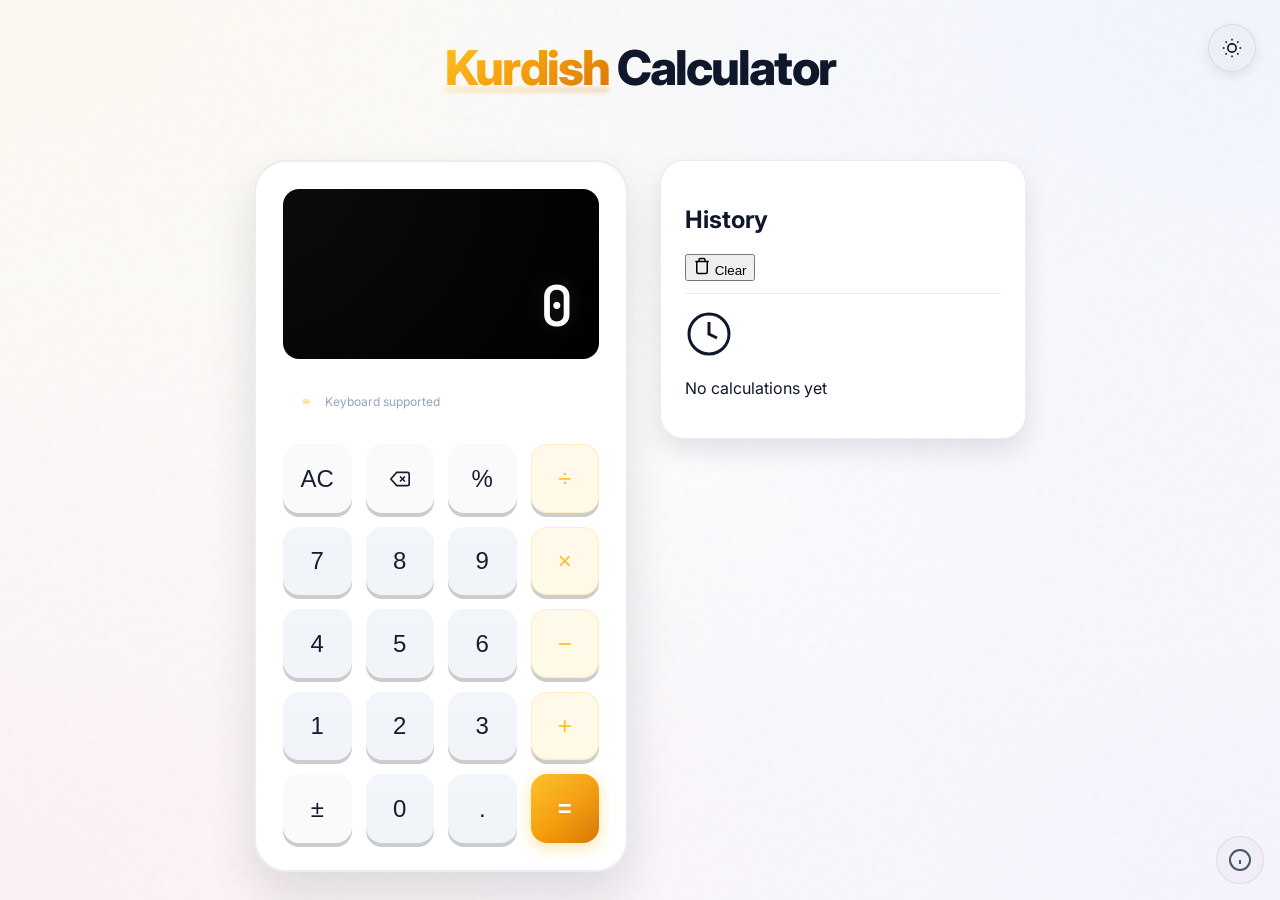
<file: index.html>
<!DOCTYPE html>
<html lang="en" dir="ltr">
<head>
  <meta charset="UTF-8">
  <meta name="viewport" content="width=device-width, initial-scale=1.0">
  <meta name="description" content="A modern calculator featuring a unique cultural tribute to Kurdish unity, inspired by Qazi Muhammad's legacy. 2 + 2 = 1 symbolizes the unity of the Kurdish nation.">
  <meta name="keywords" content="calculator, Kurdish, Qazi Muhammad, unity, cultural, web app">
  <meta name="author" content="Azad Ihsan">
  <meta name="theme-color" content="#0f0f1a">
  
  <!-- Open Graph / Social Media -->
  <meta property="og:type" content="website">
  <meta property="og:title" content="Kurdish Calculator | 2 + 2 = 1">
  <meta property="og:description" content="A calculator tribute to Kurdish unity, inspired by Qazi Muhammad.">
  <meta property="og:image" content="assets/images/og-image.png">
  
  <title>Kurdish Calculator | 2 + 2 = 1 | A Cultural Tribute</title>
  
  <!-- Favicon -->
  <link rel="icon" type="image/svg+xml" href="assets/favicon.svg">
  
  <!-- Google Fonts -->
  <link rel="preconnect" href="https://fonts.googleapis.com">
  <link rel="preconnect" href="https://fonts.gstatic.com" crossorigin>
  <link href="https://fonts.googleapis.com/css2?family=Inter:wght@300;400;500;600;700&family=IBM+Plex+Sans+Arabic:wght@300;400;500;600;700&family=JetBrains+Mono:wght@400;500&display=swap" rel="stylesheet">
  
  <!-- Stylesheets -->
  <link rel="stylesheet" href="css/main.css">
  <link rel="stylesheet" href="css/calculator.css">
  <link rel="stylesheet" href="css/animations.css">
  <link rel="stylesheet" href="css/cultural-experience.css">
</head>
<body>
  <!-- Skip Link for Accessibility -->
  <a href="#calculator" class="skip-link">Skip to Calculator</a>
  
  <!-- Theme Toggle -->
  <button 
    class="theme-toggle" 
    id="themeToggle" 
    aria-label="Toggle dark/light theme"
    title="Toggle Theme"
  >
    <svg class="sun-icon" viewBox="0 0 24 24" fill="none" stroke="currentColor" stroke-width="2">
      <circle cx="12" cy="12" r="5"/>
      <line x1="12" y1="1" x2="12" y2="3"/>
      <line x1="12" y1="21" x2="12" y2="23"/>
      <line x1="4.22" y1="4.22" x2="5.64" y2="5.64"/>
      <line x1="18.36" y1="18.36" x2="19.78" y2="19.78"/>
      <line x1="1" y1="12" x2="3" y2="12"/>
      <line x1="21" y1="12" x2="23" y2="12"/>
      <line x1="4.22" y1="19.78" x2="5.64" y2="18.36"/>
      <line x1="18.36" y1="5.64" x2="19.78" y2="4.22"/>
    </svg>
    <svg class="moon-icon" viewBox="0 0 24 24" fill="none" stroke="currentColor" stroke-width="2">
      <path d="M21 12.79A9 9 0 1 1 11.21 3 7 7 0 0 0 21 12.79z"/>
    </svg>
  </button>

  <!-- Audio Consent Banner -->
  <div class="audio-consent-banner" id="audioConsentBanner" role="alert" hidden>
    <div class="consent-content">
      <span>🔊 This experience includes audio. Enable sound?</span>
      <div class="consent-actions">
        <button id="allowAudio" class="consent-btn consent-btn--allow">Enable Audio</button>
        <button id="denyAudio" class="consent-btn consent-btn--deny">No Thanks</button>
      </div>
    </div>
  </div>

  <!-- Main App Container -->
  <div class="app-container" id="appContainer">
    
    <!-- Header Section -->
    <header class="app-header">
      <h1 class="app-title">
        <span class="title-accent">Kurdish</span> Calculator
      </h1>
    </header>

    <!-- Calculator Container -->
    <main class="calculator-wrapper" id="calculatorWrapper">
      
      <!-- Calculator -->
      <div class="calculator" id="calculator" role="application" aria-label="Calculator">
        
        <!-- Display Section -->
        <div class="calculator__display-container">
          <div class="calculator__history" id="historyDisplay" aria-live="polite" aria-label="Calculation history"></div>
          <div class="calculator__display" id="display" aria-live="polite" aria-label="Current calculation">0</div>
        </div>
        
        <!-- Keyboard Hint -->
        <div class="keyboard-hint" aria-hidden="true">
          <kbd>⌨</kbd> Keyboard supported
        </div>

        <!-- Button Grid -->
        <div class="calculator__buttons" role="group" aria-label="Calculator buttons">
          
          <!-- Row 1: Clear, Backspace, Percentage, Divide -->
          <button class="calc-btn calc-btn--function" data-action="clear" aria-label="Clear all">AC</button>
          <button class="calc-btn calc-btn--function" data-action="backspace" aria-label="Delete last character">
            <svg viewBox="0 0 24 24" width="20" height="20" fill="none" stroke="currentColor" stroke-width="2">
              <path d="M21 4H8l-7 8 7 8h13a2 2 0 0 0 2-2V6a2 2 0 0 0-2-2z"/>
              <line x1="18" y1="9" x2="12" y2="15"/>
              <line x1="12" y1="9" x2="18" y2="15"/>
            </svg>
          </button>
          <button class="calc-btn calc-btn--function" data-action="percent" aria-label="Percentage">%</button>
          <button class="calc-btn calc-btn--operator" data-action="operator" data-value="/" aria-label="Divide">÷</button>
          
          <!-- Row 2: 7, 8, 9, Multiply -->
          <button class="calc-btn calc-btn--number" data-action="number" data-value="7">7</button>
          <button class="calc-btn calc-btn--number" data-action="number" data-value="8">8</button>
          <button class="calc-btn calc-btn--number" data-action="number" data-value="9">9</button>
          <button class="calc-btn calc-btn--operator" data-action="operator" data-value="*" aria-label="Multiply">×</button>
          
          <!-- Row 3: 4, 5, 6, Subtract -->
          <button class="calc-btn calc-btn--number" data-action="number" data-value="4">4</button>
          <button class="calc-btn calc-btn--number" data-action="number" data-value="5">5</button>
          <button class="calc-btn calc-btn--number" data-action="number" data-value="6">6</button>
          <button class="calc-btn calc-btn--operator" data-action="operator" data-value="-" aria-label="Subtract">−</button>
          
          <!-- Row 4: 1, 2, 3, Add -->
          <button class="calc-btn calc-btn--number" data-action="number" data-value="1">1</button>
          <button class="calc-btn calc-btn--number" data-action="number" data-value="2">2</button>
          <button class="calc-btn calc-btn--number" data-action="number" data-value="3">3</button>
          <button class="calc-btn calc-btn--operator" data-action="operator" data-value="+" aria-label="Add">+</button>
          
          <!-- Row 5: ±, 0, Decimal, Equals -->
          <button class="calc-btn calc-btn--function" data-action="negate" aria-label="Toggle positive/negative">±</button>
          <button class="calc-btn calc-btn--number" data-action="number" data-value="0">0</button>
          <button class="calc-btn calc-btn--number" data-action="decimal" aria-label="Decimal point">.</button>
          <button class="calc-btn calc-btn--equals" data-action="calculate" aria-label="Calculate result">=</button>
          
        </div>
      </div>

      <!-- History Panel -->
      <aside class="history-panel" id="historyPanel" aria-label="Calculation history">
        <div class="history-panel__header">
          <h2>History</h2>
          <button class="history-panel__clear" id="clearHistory" aria-label="Clear history">
            <svg viewBox="0 0 24 24" width="18" height="18" fill="none" stroke="currentColor" stroke-width="2">
              <polyline points="3 6 5 6 21 6"/>
              <path d="M19 6v14a2 2 0 0 1-2 2H7a2 2 0 0 1-2-2V6m3 0V4a2 2 0 0 1 2-2h4a2 2 0 0 1 2 2v2"/>
            </svg>
            Clear
          </button>
        </div>
        <ul class="history-panel__list" id="historyList" role="list">
          <!-- History items will be added dynamically -->
        </ul>
        <div class="history-panel__empty" id="historyEmpty">
          <svg viewBox="0 0 24 24" width="48" height="48" fill="none" stroke="currentColor" stroke-width="1.5">
            <circle cx="12" cy="12" r="10"/>
            <polyline points="12 6 12 12 16 14"/>
          </svg>
          <p>No calculations yet</p>
        </div>
      </aside>

    </main>

    <!-- Info Button -->
    <button class="info-button" id="infoButton" aria-label="About the 2+2=1 cultural feature">
      <svg viewBox="0 0 24 24" width="24" height="24" fill="none" stroke="currentColor" stroke-width="2">
        <circle cx="12" cy="12" r="10"/>
        <line x1="12" y1="16" x2="12" y2="12"/>
        <line x1="12" y1="8" x2="12.01" y2="8"/>
      </svg>
    </button>

  </div>

  <!-- Cultural Experience Overlay -->
  <div class="cultural-overlay" id="culturalOverlay" aria-hidden="true" role="dialog" aria-labelledby="culturalTitle">
    
    <div class="cultural-content">
      
      <!-- Close Button -->
      <button class="cultural-close" id="culturalClose" aria-label="Close cultural experience">
        <svg viewBox="0 0 24 24" width="24" height="24" fill="none" stroke="currentColor" stroke-width="2">
          <line x1="18" y1="6" x2="6" y2="18"/>
          <line x1="6" y1="6" x2="18" y2="18"/>
        </svg>
      </button>
      
      <!-- Audio Controls -->
      <div class="audio-controls" id="audioControls">
        <button class="audio-btn" id="audioMuteBtn" aria-label="Mute/Unmute audio">
          <svg class="audio-icon--on" viewBox="0 0 24 24" fill="none" stroke="currentColor" stroke-width="2">
            <polygon points="11 5 6 9 2 9 2 15 6 15 11 19 11 5"/>
            <path d="M19.07 4.93a10 10 0 0 1 0 14.14M15.54 8.46a5 5 0 0 1 0 7.07"/>
          </svg>
          <svg class="audio-icon--off" viewBox="0 0 24 24" fill="none" stroke="currentColor" stroke-width="2">
            <polygon points="11 5 6 9 2 9 2 15 6 15 11 19 11 5"/>
            <line x1="23" y1="9" x2="17" y2="15"/>
            <line x1="17" y1="9" x2="23" y2="15"/>
          </svg>
        </button>
        <input 
          type="range" 
          class="volume-slider" 
          id="volumeSlider" 
          min="0" 
          max="100" 
          value="80"
          aria-label="Volume control"
        >
      </div>

      <!-- Portrait Section -->
      <div class="cultural-portrait" id="culturalPortrait">
        <div class="portrait-glow"></div>
        <img src="qazi.jpeg" alt="Portrait of Qazi Muhammad, President of the Republic of Mahabad (1946)" class="portrait-image" id="portraitImage">
        <div class="portrait-frame"></div>
      </div>
      
      <!-- Unity Message -->
      <div class="unity-message" id="unityMessage">
        <h2 class="unity-title" id="culturalTitle">2 + 2 = 1</h2>
      </div>

      <!-- Poetry Container -->
      <div class="poetry-container" id="poetryContainer">
        <p class="poetry-line" id="poetryLine" dir="rtl" lang="ku"></p>
      </div>

      <!-- Progress Bar -->
      <div class="experience-progress" id="experienceProgress">
        <div class="progress-bar" id="progressBar"></div>
      </div>

      <!-- About Section (visible after experience or via info button) -->
      <div class="cultural-about" id="culturalAbout">
        <h3>About This Feature</h3>
        <p>
          <strong>Qazi Muhammad</strong> (1893–1947) was a Kurdish leader who established the 
          <strong>Republic of Mahabad</strong> in 1946, the first Kurdish autonomous state. 
          He is remembered as a symbol of Kurdish identity and unity.
        </p>
        <p>
          The phrase <strong>"2 + 2 = 1"</strong> represents the idea that divided parts 
          coming together create something greater—<em>unity</em>. In this context, 
          it symbolizes the aspiration for Kurdish unity across borders.
        </p>
        <p class="cultural-quote" dir="rtl" lang="ku">
          "کوردستانم هەر ووڵاتێکەو نابێت بە چوار"
        </p>
        <p class="cultural-quote-translation">
          "My Kurdistan, a single homeland, shall never be four."
        </p>
      </div>

    </div>
  </div>

  <!-- Info Modal -->
  <div class="info-modal" id="infoModal" role="dialog" aria-labelledby="infoModalTitle" aria-hidden="true">
    <div class="info-modal__backdrop" id="infoModalBackdrop"></div>
    <div class="info-modal__content">
      <button class="info-modal__close" id="infoModalClose" aria-label="Close modal">
        <svg viewBox="0 0 24 24" width="24" height="24" fill="none" stroke="currentColor" stroke-width="2">
          <line x1="18" y1="6" x2="6" y2="18"/>
          <line x1="6" y1="6" x2="18" y2="18"/>
        </svg>
      </button>
      <h2 id="infoModalTitle">The Cultural Feature</h2>
      <div class="info-modal__body">
        <p>
          Try entering <strong>2 + 2</strong> and pressing equals to discover a unique 
          cultural experience honoring Kurdish history and unity.
        </p>
        <div class="info-modal__hint">
          <span class="key">2</span>
          <span class="operator">+</span>
          <span class="key">2</span>
          <span class="operator">=</span>
          <span class="result">?</span>
        </div>
      </div>
    </div>
  </div>

  <!-- Toast Notifications -->
  <div class="toast-container" id="toastContainer" aria-live="polite"></div>

  <!-- Scripts -->
  <script src="js/utils.js"></script>
  <script src="js/calculator.js"></script>
  <script src="js/history.js"></script>
  <script src="js/cultural-experience.js"></script>
  <script src="js/theme.js"></script>
  <script src="js/audio.js"></script>
  <script src="js/app.js"></script>
</body>
</html>
</file>
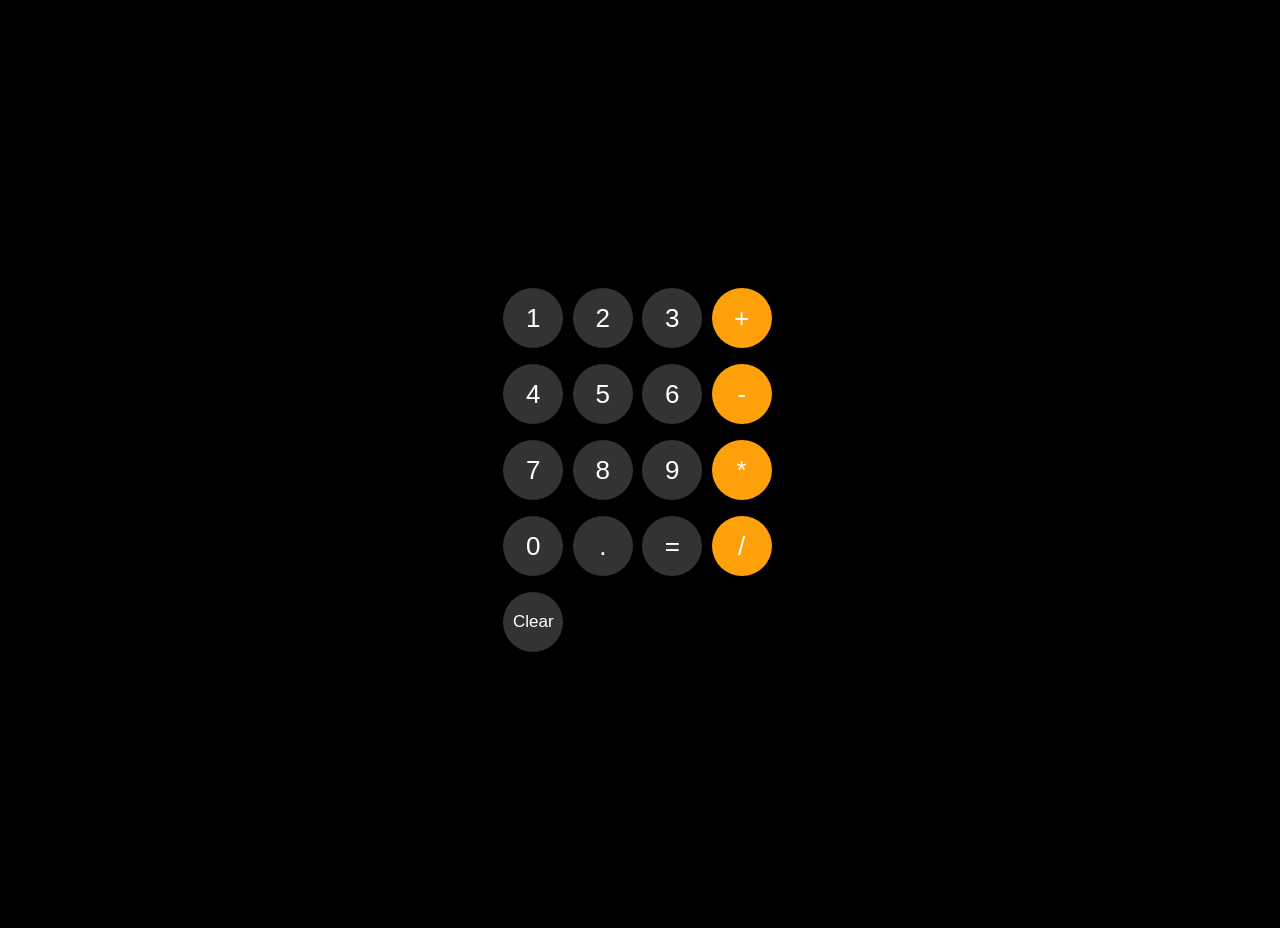
<file: calculator.html>
<!DOCTYPE html>
<html lang="en">
<head>
  <meta charset="UTF-8">
  <meta name="viewport" content="width=device-width, initial-scale=1.0">
  <title>Calculator</title>
 <link rel="stylesheet" href="css-calculator.css">

  <link rel="preconnect" href="https://fonts.googleapis.com">
<link rel="preconnect" href="https://fonts.gstatic.com" crossorigin>
<link href="https://fonts.googleapis.com/css2?family=Aref+Ruqaa+Ink:wght@400;700&family=IBM+Plex+Sans+Arabic:wght@100;200;300;400;500;600;700&family=Reem+Kufi:wght@400..700&display=swap" rel="stylesheet">
</head>
<body>

  <p class="js-calculation calculation"></p>

  <div class="remove" id="header">
  <p>
    <button class="calculator-button gray-button" onclick="updateCalculation('1')">1</button>
    <button class="calculator-button gray-button" onclick="updateCalculation('2')">2</button>
    <button class="calculator-button gray-button" onclick="updateCalculation('3')">3</button>
    <button class="calculator-button orange-button" onclick="updateCalculation(' + ')">+</button>

  </p>

  <p>
    <button class="calculator-button gray-button" onclick="updateCalculation('4')">4</button>
    <button class="calculator-button gray-button" onclick="updateCalculation('5')">5</button>
    <button class="calculator-button gray-button" onclick="updateCalculation('6')">6</button>
    <button class="calculator-button  orange-button" onclick="updateCalculation(' - ')">-</button>

  </p>

  <p>
    <button class="calculator-button gray-button" onclick="updateCalculation('7')">7</button>
    <button class="calculator-button gray-button" onclick="updateCalculation('8')">8</button>
    <button class="calculator-button gray-button" onclick="updateCalculation('9')">9</button>
    <button class="calculator-button  orange-button" onclick="updateCalculation(' * ')">*</button>

  </p>

  <p>
    <button class="calculator-button gray-button" onclick="updateCalculation('0')">0</button>
    <button class="calculator-button gray-button" onclick="updateCalculation('.')">.</button>
    <button class="calculator-button gray-button" onclick="
     
     if(calculation === '2 + 2'){
      document.querySelector('.js-calculation').innerHTML = '2 + 2 = 1'
      
      
      
          qaziMohamad()
     }else{
      calculation = eval(calculation)

     displayCalculation()
     
     
     }
     localStorage.setItem('calculation',calculation)
     
     
    ">=</button>
    <button class="calculator-button  orange-button" onclick="updateCalculation(' / ')">/</button>
   </p>
  <p>
  <button class="calculator-button gray-button clear-button" onclick="
    calculation = '';
    displayCalculation()
    localStorage.setItem('calculation',calculation)

  ">Clear</button>
</p>

</div>
<img src="qazi.jpeg" alt="" class="qazi">
<div id="temp-container" class="text"></div>

  <script src="js-calculator.js" class="qazi"></script>
</body>


</html>
</file>
<file: css/main.css>
/*
 * Kurdish Calculator - Main Styles
 * A modern, accessible calculator with cultural features
 * 
 * Design System & Variables
 */

/* ===================================
   CSS Custom Properties (Variables)
   =================================== */

:root {
  /* Color Palette - Premium Dark Theme */
  --color-bg-primary: #050508;
  --color-bg-secondary: #0c0c14;
  --color-bg-tertiary: #14141f;
  --color-bg-elevated: #1c1c2b;

  /* Premium Glass Effect Colors */
  --color-glass: rgba(255, 255, 255, 0.03);
  --color-glass-border: rgba(255, 255, 255, 0.1);
  --color-glass-thick: rgba(255, 255, 255, 0.07);
  --color-glass-hover: rgba(255, 255, 255, 0.1);
  --color-glass-highlight: rgba(255, 255, 255, 0.12);

  /* Text Colors */
  --color-text-primary: #f8fafc;
  --color-text-secondary: rgba(248, 250, 252, 0.85);
  --color-text-tertiary: rgba(248, 250, 252, 0.6);
  --color-text-muted: rgba(248, 250, 252, 0.4);

  /* Accent Colors - More Vibrant & Deep */
  --color-accent-primary: #fbbf24;
  --color-accent-secondary: #f59e0b;
  --color-accent-gradient: linear-gradient(
    135deg,
    #fbbf24 0%,
    #f59e0b 50%,
    #d97706 100%
  );
  --color-accent-glow: rgba(251, 191, 36, 0.4);
  --color-accent-soft: rgba(251, 191, 36, 0.1);

  /* Button Colors */
  --color-btn-number: rgba(42, 42, 61, 0.4);
  --color-btn-function: rgba(255, 255, 255, 0.05);
  --color-btn-function-hover: rgba(255, 255, 255, 0.1);

  /* Semantic Colors */
  --color-success: #10b981;
  --color-warning: #f59e0b;
  --color-error: #f43f5e;
  --color-info: #3b82f6;

  /* Shadows - More sophisticated layering */
  --shadow-sm: 0 1px 3px rgba(0, 0, 0, 0.4);
  --shadow-md: 0 4px 12px rgba(0, 0, 0, 0.5);
  --shadow-lg: 0 12px 32px rgba(0, 0, 0, 0.6);
  --shadow-xl: 0 32px 64px rgba(0, 0, 0, 0.7);
  --shadow-glow: 0 0 30px var(--color-accent-glow);
  --shadow-inner: inset 0 2px 4px rgba(0, 0, 0, 0.4);

  /* Typography Scale */
  --font-primary: "Inter", system-ui, -apple-system, sans-serif;
  --font-mono: "JetBrains Mono", monospace;

  --font-size-xs: 0.75rem;
  --font-size-sm: 0.875rem;
  --font-size-base: 1rem;
  --font-size-lg: 1.125rem;
  --font-size-xl: 1.25rem;
  --font-size-2xl: 1.5rem;
  --font-size-3xl: 2rem;
  --font-size-4xl: 3rem;
  --font-size-5xl: 4rem;

  --font-weight-normal: 400;
  --font-weight-medium: 500;
  --font-weight-semibold: 600;
  --font-weight-bold: 700;

  --line-height-relaxed: 1.6;

  /* Spacing System */
  --space-1: 0.25rem;
  --space-2: 0.5rem;
  --space-3: 0.75rem;
  --space-4: 1rem;
  --space-5: 1.25rem;
  --space-6: 1.5rem;
  --space-8: 2rem;
  --space-10: 2.5rem;
  --space-12: 3rem;

  /* Border Radius */
  --radius-sm: 0.375rem;
  --radius-md: 0.5rem;
  --radius-lg: 1rem;
  --radius-xl: 1.5rem;
  --radius-2xl: 2rem;
  --radius-full: 9999px;

  /* Transitions */
  --transition-fast: 150ms cubic-bezier(0.4, 0, 0.2, 1);
  --transition-normal: 300ms cubic-bezier(0.4, 0, 0.2, 1);
  --transition-slow: 500ms cubic-bezier(0.4, 0, 0.2, 1);
  --transition-spring: 500ms cubic-bezier(0.175, 0.885, 0.32, 1.275);

  /* Z-Index Scale */
  --z-sticky: 100;
  --z-toast: 200;
  --z-modal: 300;
  --z-overlay: 400;
  --z-max: 500;

  /* Layout */
  --calculator-max-width: 400px;
  --history-panel-width: 340px;
}

[data-theme="light"] {
  --color-bg-primary: #fcfcfd;
  --color-bg-secondary: #ffffff;
  --color-bg-tertiary: #f1f5f9;
  --color-bg-elevated: #ffffff;

  --color-glass: rgba(0, 0, 0, 0.02);
  --color-glass-border: rgba(15, 23, 42, 0.08);
  --color-glass-thick: rgba(15, 23, 42, 0.05);
  --color-glass-hover: rgba(15, 23, 42, 0.04);

  --color-text-primary: #0f172a;
  --color-text-secondary: #475569;
  --color-text-tertiary: #64748b;
  --color-text-muted: #94a3b8;

  /* Button Colors Light Mode */
  --color-btn-number: #f1f5f9;
  --color-btn-function: #e2e8f0;
  --color-btn-function-hover: #cbd5e1;

  --shadow-sm: 0 1px 2px rgba(15, 23, 42, 0.05);
  --shadow-md: 0 4px 12px rgba(15, 23, 42, 0.08);
  --shadow-lg: 0 12px 24px rgba(15, 23, 42, 0.1);
  --shadow-xl: 0 24px 48px rgba(15, 23, 42, 0.12);
  --shadow-inner: inset 0 2px 4px rgba(0, 0, 0, 0.03);

  /* Update Mesh Background for Light Mode */
  --mesh-opacity: 0.06;
}

/* ===================================
   Base Styles & Premium Background
   =================================== */

body {
  margin: 0;
  padding: 0;
  min-height: 100vh;
  font-family: var(--font-primary);
  color: var(--color-text-primary);
  background-color: var(--color-bg-primary);
  display: flex;
  flex-direction: column;
  align-items: center;
  justify-content: center;
  overflow-x: hidden;
  position: relative;
}

/* Premium Mesh Background */
body::before {
  content: "";
  position: fixed;
  top: 0;
  left: 0;
  width: 100%;
  height: 100%;
  z-index: -2;
  background: radial-gradient(
      at 0% 0%,
      rgba(251, 191, 36, var(--mesh-opacity, 0.12)) 0,
      transparent 50%
    ),
    radial-gradient(
      at 100% 0%,
      rgba(59, 130, 246, var(--mesh-opacity, 0.08)) 0,
      transparent 50%
    ),
    radial-gradient(
      at 100% 100%,
      rgba(139, 92, 246, var(--mesh-opacity, 0.08)) 0,
      transparent 50%
    ),
    radial-gradient(
      at 0% 100%,
      rgba(244, 63, 94, var(--mesh-opacity, 0.08)) 0,
      transparent 50%
    ),
    var(--color-bg-primary);
  background-size: 100% 100%;
  animation: bgPulse 20s ease-in-out infinite alternate;
}

@keyframes bgPulse {
  0% {
    transform: scale(1);
  }
  100% {
    transform: scale(1.1);
  }
}

/* Update mesh opacity for DARK mode by default */
:root {
  --mesh-opacity: 0.12;
}

[data-theme="light"] {
  --mesh-opacity: 0.06;
}

/* Subtle Noise Texture Overlay */
body::after {
  content: "";
  position: fixed;
  top: 0;
  left: 0;
  width: 100%;
  height: 100%;
  z-index: -1;
  opacity: 0.04;
  pointer-events: none;
  background-image: url("data:image/svg+xml,%3Csvg viewBox='0 0 200 200' xmlns='http://www.w3.org/2000/svg'%3E%3Cfilter id='noiseFilter'%3E%3CfeTurbulence type='fractalNoise' baseFrequency='0.65' numOctaves='3' stitchTiles='stitch'/%3E%3C/filter%3E%3Crect width='100%25' height='100%25' filter='url(%23noiseFilter)'/%3E%3C/svg%3E");
}

/* ===================================
   Accessibility
   =================================== */

.skip-link {
  position: absolute;
  top: -100%;
  left: 50%;
  transform: translateX(-50%);
  background: var(--color-accent-primary);
  color: var(--color-bg-primary);
  padding: var(--space-3) var(--space-6);
  border-radius: var(--radius-md);
  font-weight: var(--font-weight-semibold);
  text-decoration: none;
  z-index: var(--z-max);
  transition: top var(--transition-fast);
}

.skip-link:focus {
  top: var(--space-4);
}

/* Reduced motion preference */
@media (prefers-reduced-motion: reduce) {
  *,
  *::before,
  *::after {
    animation-duration: 0.01ms !important;
    animation-iteration-count: 1 !important;
    transition-duration: 0.01ms !important;
  }
}

/* Focus visible styles */
:focus-visible {
  outline: 2px solid var(--color-accent-primary);
  outline-offset: 2px;
}

:focus:not(:focus-visible) {
  outline: none;
}

/* ===================================
   Utility Classes
   =================================== */

.sr-only {
  position: absolute;
  width: 1px;
  height: 1px;
  padding: 0;
  margin: -1px;
  overflow: hidden;
  clip: rect(0, 0, 0, 0);
  white-space: nowrap;
  border: 0;
}

[hidden] {
  display: none !important;
}

/* ===================================
   Theme Toggle
   =================================== */

.theme-toggle {
  position: fixed;
  top: var(--space-6);
  right: var(--space-6);
  width: 48px;
  height: 48px;
  border-radius: var(--radius-full);
  border: 1px solid var(--color-glass-border);
  background: var(--color-glass);
  backdrop-filter: blur(12px);
  -webkit-backdrop-filter: blur(12px);
  color: var(--color-text-primary);
  cursor: pointer;
  display: flex;
  align-items: center;
  justify-content: center;
  transition: all var(--transition-normal);
  z-index: var(--z-sticky);
  box-shadow: var(--shadow-md);
}

.theme-toggle:hover {
  background: var(--color-glass-hover);
  border-color: var(--color-accent-primary);
  color: var(--color-accent-primary);
  transform: scale(1.1) rotate(10deg);
  box-shadow: var(--shadow-lg);
}

.theme-toggle:active {
  transform: scale(0.95);
}

.theme-toggle svg {
  width: 20px;
  height: 20px;
}

.theme-toggle .sun-icon {
  display: none;
}

.theme-toggle .moon-icon {
  display: block;
}

[data-theme="light"] .theme-toggle .sun-icon {
  display: block;
}

[data-theme="light"] .theme-toggle .moon-icon {
  display: none;
}

/* ===================================
   Audio Consent Banner
   =================================== */

.audio-consent-banner {
  position: fixed;
  bottom: var(--space-6);
  left: 50%;
  transform: translateX(-50%);
  background: var(--color-bg-elevated);
  border: 1px solid var(--color-glass-border);
  border-radius: var(--radius-xl);
  padding: var(--space-4) var(--space-6);
  box-shadow: var(--shadow-xl);
  z-index: var(--z-modal);
  animation: slideUp 0.4s var(--transition-spring);
}

@keyframes slideUp {
  from {
    opacity: 0;
    transform: translateX(-50%) translateY(20px);
  }
  to {
    opacity: 1;
    transform: translateX(-50%) translateY(0);
  }
}

.consent-content {
  display: flex;
  flex-wrap: wrap;
  align-items: center;
  justify-content: center;
  gap: var(--space-4);
}

.consent-content span {
  color: var(--color-text-secondary);
}

.consent-actions {
  display: flex;
  gap: var(--space-3);
}

.consent-btn {
  padding: var(--space-2) var(--space-4);
  border-radius: var(--radius-md);
  font-size: var(--font-size-sm);
  font-weight: var(--font-weight-medium);
  cursor: pointer;
  transition: all var(--transition-fast);
  border: none;
}

.consent-btn--allow {
  background: var(--color-accent-gradient);
  color: white;
}

.consent-btn--allow:hover {
  filter: brightness(1.1);
}

.consent-btn--deny {
  background: var(--color-btn-function);
  color: var(--color-text-secondary);
}

.consent-btn--deny:hover {
  background: var(--color-btn-function-hover);
}

/* ===================================
   App Container
   =================================== */

.app-container {
  max-width: calc(
    var(--calculator-max-width) + var(--history-panel-width) + var(--space-8)
  );
  width: 100%;
  display: flex;
  flex-direction: column;
  align-items: center;
  gap: var(--space-6);
}

/* ===================================
   App Header
   =================================== */

.app-header {
  text-align: center;
  margin-bottom: var(--space-4);
}

.app-title {
  font-size: var(--font-size-4xl);
  font-weight: 800;
  letter-spacing: -0.04em;
  margin-bottom: 0.75rem;
  line-height: 1;
}

.title-accent {
  background: var(--color-accent-gradient);
  -webkit-background-clip: text;
  -webkit-text-fill-color: transparent;
  background-clip: text;
  position: relative;
}

.title-accent::after {
  content: "";
  position: absolute;
  bottom: 0.1em;
  left: 0;
  width: 100%;
  height: 0.1em;
  background: var(--color-accent-gradient);
  opacity: 0.3;
  border-radius: 99px;
  filter: blur(2px);
}

.app-tagline {
  color: var(--color-text-tertiary);
  font-size: var(--font-size-sm);
  font-weight: 500;
  letter-spacing: 0.2em;
  text-transform: uppercase;
  opacity: 0.8;
}

/* ===================================
   Info Button
   =================================== */

.info-button {
  position: fixed;
  bottom: var(--space-4);
  right: var(--space-4);
  width: 48px;
  height: 48px;
  border-radius: var(--radius-full);
  border: 1px solid var(--color-glass-border);
  background: var(--color-glass);
  backdrop-filter: blur(10px);
  -webkit-backdrop-filter: blur(10px);
  color: var(--color-text-secondary);
  cursor: pointer;
  display: flex;
  align-items: center;
  justify-content: center;
  transition: all var(--transition-normal);
  z-index: var(--z-sticky);
}

.info-button:hover {
  color: var(--color-accent-primary);
  border-color: var(--color-accent-primary);
  background: var(--color-glass-hover);
}

/* ===================================
   Toast Notifications
   =================================== */

.toast-container {
  position: fixed;
  bottom: var(--space-6);
  left: 50%;
  transform: translateX(-50%);
  z-index: var(--z-toast);
  display: flex;
  flex-direction: column;
  gap: var(--space-3);
}

.toast {
  background: var(--color-bg-elevated);
  border: 1px solid var(--color-glass-border);
  border-radius: var(--radius-lg);
  padding: var(--space-3) var(--space-5);
  color: var(--color-text-primary);
  font-size: var(--font-size-sm);
  box-shadow: var(--shadow-lg);
  animation: toastIn 0.3s var(--transition-spring);
}

.toast.toast--exiting {
  animation: toastOut 0.2s ease forwards;
}

@keyframes toastIn {
  from {
    opacity: 0;
    transform: translateY(10px) scale(0.95);
  }
  to {
    opacity: 1;
    transform: translateY(0) scale(1);
  }
}

@keyframes toastOut {
  from {
    opacity: 1;
    transform: translateY(0) scale(1);
  }
  to {
    opacity: 0;
    transform: translateY(-10px) scale(0.95);
  }
}

/* ===================================
   Responsive Adjustments
   =================================== */

@media (max-width: 480px) {
  :root {
    --font-size-3xl: 1.75rem;
    --font-size-4xl: 2rem;
  }

  body {
    padding: var(--space-3);
  }

  .theme-toggle,
  .info-button {
    width: 40px;
    height: 40px;
  }

  .theme-toggle svg,
  .info-button svg {
    width: 18px;
    height: 18px;
  }

  .audio-consent-banner {
    left: var(--space-3);
    right: var(--space-3);
    transform: none;
    padding: var(--space-4);
  }

  .consent-content {
    flex-direction: column;
    text-align: center;
  }
}

@media (min-width: 768px) {
  .calculator-wrapper {
    flex-direction: row;
    align-items: flex-start;
  }
}
</file>
<file: css/calculator.css>
/*
 * Kurdish Calculator - Calculator Component Styles
 * 
 * Modern, glassmorphic calculator design
 */

/* ===================================
   Calculator Wrapper
   =================================== */

/* ===================================
   Calculator Wrapper
   =================================== */

.calculator-wrapper {
  display: flex;
  flex-direction: column;
  gap: 2rem;
  width: 100%;
  align-items: center;
  padding: 1rem;
}

@media (min-width: 1024px) {
  .calculator-wrapper {
    flex-direction: row;
    align-items: flex-start;
    justify-content: center;
  }
}

/* ===================================
   Calculator Main Container
   =================================== */

.calculator {
  width: 100%;
  max-width: var(--calculator-max-width);
  background: var(--color-bg-secondary);
  backdrop-filter: blur(25px) saturate(180%);
  -webkit-backdrop-filter: blur(25px) saturate(180%);
  border: 1px solid var(--color-glass-border);
  border-radius: var(--radius-2xl);
  padding: 1.75rem;
  box-shadow: var(--shadow-xl), inset 0 0 0 1px var(--color-glass-border),
    inset 0 1px 0 0 var(--color-glass-highlight);
  position: relative;
  overflow: hidden;
}

/* Premium Inner Glow */
.calculator::after {
  content: "";
  position: absolute;
  top: 0;
  left: 0;
  width: 100%;
  height: 100%;
  background: radial-gradient(
    circle at 0% 0%,
    rgba(255, 255, 255, 0.05) 0%,
    transparent 50%
  );
  pointer-events: none;
}

/* ===================================
   Display Section (OLED Style)
   =================================== */

.calculator__display-container {
  background: rgba(0, 0, 0, 0.25);
  border-radius: var(--radius-lg);
  padding: 1.5rem;
  margin-bottom: 1.5rem;
  min-height: 120px;
  display: flex;
  flex-direction: column;
  justify-content: flex-end;
  border: 1px solid var(--color-glass-border);
  box-shadow: var(--shadow-inner);
  position: relative;
}

[data-theme="light"] .calculator__display-container {
  background: #000000;
  box-shadow: inset 0 2px 10px rgba(0, 0, 0, 0.5);
}

/* Scanner line effect for display */
.calculator__display-container::before {
  content: "";
  position: absolute;
  top: 0;
  left: 0;
  width: 100%;
  height: 100%;
  background: repeating-linear-gradient(
    0deg,
    rgba(0, 0, 0, 0.05) 0px,
    rgba(0, 0, 0, 0.05) 1px,
    transparent 1px,
    transparent 2px
  );
  pointer-events: none;
  opacity: 0.15;
}

.keyboard-hint {
  display: flex;
  align-items: center;
  gap: 0.5rem;
  color: var(--color-text-muted);
  font-size: 0.75rem;
  margin-bottom: 1.5rem;
  padding: 0.5rem 0.75rem;
  background: rgba(255, 255, 255, 0.03);
  border-radius: 0.5rem;
  width: fit-content;
}

.keyboard-hint kbd {
  background: rgba(255, 255, 255, 0.1);
  padding: 0.1rem 0.4rem;
  border-radius: 0.25rem;
  border: 1px solid rgba(255, 255, 255, 0.1);
  font-family: var(--font-mono);
  color: var(--color-accent-primary);
}

.calculator__history {
  font-family: var(--font-mono);
  font-size: 0.875rem;
  color: var(--color-accent-primary);
  text-align: right;
  opacity: 0.6;
  margin-bottom: 0.5rem;
  letter-spacing: 1px;
}

.calculator__display {
  font-family: var(--font-mono);
  font-size: 3.5rem;
  font-weight: 500;
  color: #ffffff; /* Keep display white even in light mode for OLED look */
  text-align: right;
  word-break: break-all;
  line-height: 1;
  text-shadow: 0 0 20px rgba(255, 255, 255, 0.1);
}

/* ===================================
   Button Grid & Interaction
   =================================== */

.calculator__buttons {
  display: grid;
  grid-template-columns: repeat(4, 1fr);
  gap: 0.875rem;
}

.calc-btn {
  aspect-ratio: 1;
  border: none;
  border-radius: 1rem;
  font-size: 1.5rem;
  font-weight: 500;
  cursor: pointer;
  display: flex;
  align-items: center;
  justify-content: center;
  transition: all 0.2s cubic-bezier(0.4, 0, 0.2, 1);
  position: relative;
  overflow: hidden;
  color: var(--color-text-primary);
  background: var(--color-glass);
  box-shadow: 0 4px 0 rgba(0, 0, 0, 0.2);
}

.calc-btn::before {
  content: "";
  position: absolute;
  top: 0;
  left: 0;
  width: 100%;
  height: 100%;
  background: linear-gradient(
    180deg,
    rgba(255, 255, 255, 0.05) 0%,
    transparent 100%
  );
  opacity: 1;
}

/* Number Button */
.calc-btn--number {
  background: var(--color-btn-number);
}

.calc-btn--number:hover {
  background: rgba(58, 58, 82, 0.6);
  transform: translateY(-2px);
  box-shadow: 0 6px 12px rgba(0, 0, 0, 0.3);
}

/* Operator Button */
.calc-btn--operator {
  background: rgba(251, 191, 36, 0.1);
  color: var(--color-accent-primary);
  border: 1px solid rgba(251, 191, 36, 0.2);
}

.calc-btn--operator:hover {
  background: var(--color-accent-primary);
  color: var(--color-bg-primary);
  box-shadow: 0 0 20px var(--color-accent-glow);
}

/* Equals Button - The Showstopper */
.calc-btn--equals {
  background: var(--color-accent-gradient);
  color: var(--color-bg-primary);
  font-weight: 700;
  box-shadow: 0 4px 15px var(--color-accent-glow);
}

.calc-btn--equals:hover {
  transform: scale(1.05);
  box-shadow: 0 6px 25px var(--color-accent-glow);
}

/* ===================================
   Floating History Panel
   =================================== */

.history-panel {
  width: 100%;
  max-width: var(--history-panel-width);
  background: var(--color-bg-secondary);
  backdrop-filter: blur(20px);
  -webkit-backdrop-filter: blur(20px);
  border: 1px solid var(--color-glass-border);
  border-radius: var(--radius-xl);
  padding: 1.5rem;
  box-shadow: var(--shadow-lg);
  display: flex;
  flex-direction: column;
  max-height: 500px;
  animation: slideInRight 0.6s cubic-bezier(0.16, 1, 0.3, 1) forwards;
}

.history-panel__list {
  list-style: none;
  padding: 0;
  margin: 0;
  overflow-y: auto;
  flex: 1;
}

.history-panel__list::-webkit-scrollbar {
  width: 4px;
}

.history-panel__list::-webkit-scrollbar-thumb {
  background: rgba(255, 255, 255, 0.1);
  border-radius: 2px;
}

.history-panel__header {
  margin-bottom: 1rem;
  padding-bottom: 0.75rem;
  border-bottom: 1px solid var(--color-glass-border);
}

.history-item {
  background: var(--color-glass);
  border: 1px solid var(--color-glass-border);
  padding: 1rem;
  border-radius: var(--radius-lg);
  margin-bottom: 0.75rem;
  transition: all 0.2s ease;
}

.history-item:hover {
  background: var(--color-glass-thick);
  border-color: var(--color-glass-border);
  transform: translateX(4px);
}

.history-item {
  display: flex;
  align-items: center;
  justify-content: space-between;
  gap: 1rem;
}

.history-item__content {
  flex: 1;
  text-align: right;
}

.history-item__expression {
  font-size: 0.75rem;
  color: var(--color-text-muted);
  margin-bottom: 0.25rem;
}

.history-item__result {
  font-size: 1.125rem;
  font-weight: 600;
  color: var(--color-text-primary);
}

.history-item__delete {
  background: transparent;
  border: none;
  color: var(--color-text-muted);
  cursor: pointer;
  padding: 0.5rem;
  border-radius: 0.5rem;
  display: flex;
  align-items: center;
  justify-content: center;
  transition: all 0.2s ease;
  opacity: 0;
}

.history-item:hover .history-item__delete {
  opacity: 1;
}

.history-item__delete:hover {
  background: rgba(244, 63, 94, 0.1);
  color: var(--color-error);
}

/* ===================================
   Info Modal
   =================================== */

.info-modal {
  position: fixed;
  inset: 0;
  z-index: 1000;
  display: flex;
  align-items: center;
  justify-content: center;
  padding: 1.5rem;
  opacity: 0;
  visibility: hidden;
  transition: all 0.3s ease;
}

.info-modal.active {
  opacity: 1;
  visibility: visible;
}

.info-modal__backdrop {
  position: absolute;
  inset: 0;
  background: rgba(5, 5, 8, 0.8);
  backdrop-filter: blur(10px);
}

.info-modal__content {
  position: relative;
  width: 100%;
  max-width: 400px;
  background: var(--color-bg-secondary);
  border: 1px solid var(--color-glass-border);
  border-radius: var(--radius-2xl);
  padding: 2.5rem;
  box-shadow: var(--shadow-xl);
  transform: scale(0.9);
  transition: all 0.3s cubic-bezier(0.34, 1.56, 0.64, 1);
}

.info-modal.active .info-modal__content {
  transform: scale(1);
}

.info-modal__close {
  position: absolute;
  top: 1.25rem;
  right: 1.25rem;
  background: transparent;
  border: none;
  color: var(--color-text-muted);
  cursor: pointer;
  padding: 0.5rem;
  border-radius: 50%;
  display: flex;
  align-items: center;
  justify-content: center;
  transition: all 0.2s ease;
}

.info-modal__close:hover {
  background: rgba(255, 255, 255, 0.05);
  color: var(--color-text-primary);
}

.info-modal__content h2 {
  font-size: var(--font-size-2xl);
  font-weight: var(--font-weight-bold);
  margin-bottom: var(--space-4);
  color: var(--color-text-primary);
}

.info-modal__body {
  color: var(--color-text-secondary);
  line-height: var(--line-height-relaxed);
}

.info-modal__body strong {
  color: var(--color-accent-primary);
  font-weight: var(--font-weight-semibold);
}

.info-modal__hint {
  display: flex;
  align-items: center;
  justify-content: center;
  gap: var(--space-3);
  margin-top: var(--space-6);
  padding: var(--space-4);
  background: var(--color-bg-primary);
  border-radius: var(--radius-lg);
}

.info-modal__hint .key {
  width: 48px;
  height: 48px;
  display: flex;
  align-items: center;
  justify-content: center;
  background: var(--color-btn-number);
  border-radius: var(--radius-lg);
  font-family: var(--font-mono);
  font-size: var(--font-size-xl);
  font-weight: var(--font-weight-medium);
  color: var(--color-text-primary);
}

.info-modal__hint .operator {
  font-size: var(--font-size-2xl);
  color: var(--color-accent-primary);
  font-weight: var(--font-weight-bold);
}

.info-modal__hint .result {
  width: 48px;
  height: 48px;
  display: flex;
  align-items: center;
  justify-content: center;
  background: var(--color-accent-gradient);
  border-radius: var(--radius-lg);
  font-size: var(--font-size-xl);
  font-weight: var(--font-weight-bold);
  color: white;
  animation: questionPulse 1.5s ease-in-out infinite;
}

@keyframes questionPulse {
  0%,
  100% {
    transform: scale(1);
  }
  50% {
    transform: scale(1.1);
  }
}

/* ===================================
   Responsive Adjustments
   =================================== */

@media (max-width: 400px) {
  .calculator {
    padding: var(--space-4);
  }

  .calculator__buttons {
    gap: var(--space-2);
  }

  .calc-btn {
    font-size: var(--font-size-lg);
    border-radius: var(--radius-lg);
  }

  .calc-btn--operator,
  .calc-btn--equals {
    font-size: var(--font-size-xl);
  }

  .calculator__display {
    font-size: var(--font-size-3xl);
  }
}

@media (min-width: 768px) {
  .calc-btn:hover {
    transform: translateY(-2px);
  }
}
</file>
<file: css/animations.css>
/*
 * Kurdish Calculator - Animation Styles
 */

/* Entrance Animations */
.calculator {
  animation: calculatorEnter 0.6s cubic-bezier(0.34, 1.56, 0.64, 1) forwards;
}

@keyframes calculatorEnter {
  from {
    opacity: 0;
    transform: translateY(30px) scale(0.95);
  }
  to {
    opacity: 1;
    transform: translateY(0) scale(1);
  }
}

.history-panel {
  animation: historyEnter 0.6s cubic-bezier(0.34, 1.56, 0.64, 1) 0.1s forwards;
  opacity: 0;
}

@keyframes historyEnter {
  from {
    opacity: 0;
    transform: translateX(20px);
  }
  to {
    opacity: 1;
    transform: translateX(0);
  }
}

.app-header {
  animation: headerEnter 0.5s ease-out forwards;
}

@keyframes headerEnter {
  from {
    opacity: 0;
    transform: translateY(-20px);
  }
  to {
    opacity: 1;
    transform: translateY(0);
  }
}

/* Button staggered entrance */
.calc-btn {
  opacity: 0;
  animation: buttonEnter 0.3s ease-out forwards;
}

@keyframes buttonEnter {
  from {
    opacity: 0;
    transform: scale(0.8);
  }
  to {
    opacity: 1;
    transform: scale(1);
  }
}

.calculator__buttons .calc-btn:nth-child(1) {
  animation-delay: 0.1s;
}
.calculator__buttons .calc-btn:nth-child(2) {
  animation-delay: 0.12s;
}
.calculator__buttons .calc-btn:nth-child(3) {
  animation-delay: 0.14s;
}
.calculator__buttons .calc-btn:nth-child(4) {
  animation-delay: 0.16s;
}
.calculator__buttons .calc-btn:nth-child(5) {
  animation-delay: 0.18s;
}
.calculator__buttons .calc-btn:nth-child(6) {
  animation-delay: 0.2s;
}
.calculator__buttons .calc-btn:nth-child(7) {
  animation-delay: 0.22s;
}
.calculator__buttons .calc-btn:nth-child(8) {
  animation-delay: 0.24s;
}
.calculator__buttons .calc-btn:nth-child(9) {
  animation-delay: 0.26s;
}
.calculator__buttons .calc-btn:nth-child(10) {
  animation-delay: 0.28s;
}
.calculator__buttons .calc-btn:nth-child(11) {
  animation-delay: 0.3s;
}
.calculator__buttons .calc-btn:nth-child(12) {
  animation-delay: 0.32s;
}
.calculator__buttons .calc-btn:nth-child(13) {
  animation-delay: 0.34s;
}
.calculator__buttons .calc-btn:nth-child(14) {
  animation-delay: 0.36s;
}
.calculator__buttons .calc-btn:nth-child(15) {
  animation-delay: 0.38s;
}
.calculator__buttons .calc-btn:nth-child(16) {
  animation-delay: 0.4s;
}
.calculator__buttons .calc-btn:nth-child(17) {
  animation-delay: 0.42s;
}
.calculator__buttons .calc-btn:nth-child(18) {
  animation-delay: 0.44s;
}
.calculator__buttons .calc-btn:nth-child(19) {
  animation-delay: 0.46s;
}
.calculator__buttons .calc-btn:nth-child(20) {
  animation-delay: 0.48s;
}

/* Display Animations */
.calculator__display.typing {
  animation: typePulse 0.15s ease-out;
}

@keyframes typePulse {
  50% {
    transform: scale(1.02);
  }
}

.calculator__display.calculating {
  animation: calculatePulse 0.3s ease-out;
}

@keyframes calculatePulse {
  50% {
    transform: scale(1.05);
    filter: brightness(1.2);
  }
}

.calculator__display.shake {
  animation: errorShake 0.4s ease-out;
}

@keyframes errorShake {
  0%,
  100% {
    transform: translateX(0);
  }
  20%,
  60% {
    transform: translateX(-5px);
  }
  40%,
  80% {
    transform: translateX(5px);
  }
}

/* Operator glow */
.calc-btn--operator.active {
  animation: operatorGlow 0.5s ease-out;
}

@keyframes operatorGlow {
  50% {
    box-shadow: 0 0 40px rgba(245, 158, 11, 0.6);
  }
}

/* History Animations */
.history-item {
  animation: historyItemEnter 0.3s ease-out forwards;
}

@keyframes historyItemEnter {
  from {
    opacity: 0;
    transform: translateX(-10px);
  }
  to {
    opacity: 1;
    transform: translateX(0);
  }
}

.history-item.removing {
  animation: historyItemExit 0.3s ease-out forwards;
}

@keyframes historyItemExit {
  to {
    opacity: 0;
    transform: translateX(10px);
    max-height: 0;
  }
}

/* Utility animations */
.fade-in {
  animation: fadeIn 0.3s ease-out forwards;
}
@keyframes fadeIn {
  from {
    opacity: 0;
  }
  to {
    opacity: 1;
  }
}

.fade-out {
  animation: fadeOut 0.3s ease-out forwards;
}
@keyframes fadeOut {
  from {
    opacity: 1;
  }
  to {
    opacity: 0;
  }
}

.fade-in-up {
  animation: fadeInUp 0.4s ease-out forwards;
}
@keyframes fadeInUp {
  from {
    opacity: 0;
    transform: translateY(20px);
  }
  to {
    opacity: 1;
    transform: translateY(0);
  }
}

.scale-in {
  animation: scaleIn 0.3s cubic-bezier(0.34, 1.56, 0.64, 1) forwards;
}
@keyframes scaleIn {
  from {
    opacity: 0;
    transform: scale(0.9);
  }
  to {
    opacity: 1;
    transform: scale(1);
  }
}

.pulse {
  animation: pulse 2s ease-in-out infinite;
}
@keyframes pulse {
  50% {
    opacity: 0.7;
    transform: scale(0.98);
  }
}

.glow {
  animation: glow 2s ease-in-out infinite alternate;
}
@keyframes glow {
  from {
    box-shadow: 0 0 5px var(--color-accent-primary);
  }
  to {
    box-shadow: 0 0 30px var(--color-accent-primary);
  }
}

.heartbeat {
  animation: heartbeat 1.5s ease-in-out infinite;
}
@keyframes heartbeat {
  14%,
  42% {
    transform: scale(1.1);
  }
  0%,
  28%,
  70%,
  100% {
    transform: scale(1);
  }
}

@keyframes slideInRight {
  from {
    opacity: 0;
    transform: translateX(30px);
  }
  to {
    opacity: 1;
    transform: translateX(0);
  }
}

@keyframes slideInUp {
  from {
    opacity: 0;
    transform: translateY(30px);
  }
  to {
    opacity: 1;
    transform: translateY(0);
  }
}
</file>
<file: css/cultural-experience.css>
/*
 * Kurdish Calculator - Cultural Experience Styles
 * Cinematic & Emotional Tribute Design
 */

/* ===================================
   Cultural Experience Overlay
   =================================== */

.cultural-overlay {
  position: fixed;
  inset: 0;
  z-index: var(--z-overlay);
  background: radial-gradient(
    circle at center,
    rgba(10, 10, 15, 0.8) 0%,
    rgba(5, 5, 8, 1) 100%
  );
  backdrop-filter: blur(40px);
  -webkit-backdrop-filter: blur(40px);
  display: flex;
  align-items: center;
  justify-content: center;
  opacity: 0;
  visibility: hidden;
  transition: all 1.2s cubic-bezier(0.16, 1, 0.3, 1);
}

.cultural-overlay.active {
  opacity: 1;
  visibility: visible;
}

.cultural-content {
  width: 100%;
  max-width: 900px;
  display: flex;
  flex-direction: column;
  align-items: center;
  gap: 2.5rem;
  padding: 3rem;
  text-align: center;
  position: relative;
  z-index: 10;
}

/* ===================================
   Portrait (Living & Cinematic Reveal)
   =================================== */

.cultural-portrait {
  position: relative;
  width: 320px;
  height: 320px;
  border-radius: 50%;
  padding: 10px;
  background: linear-gradient(
    135deg,
    rgba(251, 191, 36, 0.3) 0%,
    transparent 100%
  );
  box-shadow: 0 0 60px rgba(251, 191, 36, 0.1);
  transform: scale(0.9);
  opacity: 0;
  transition: all 1.5s cubic-bezier(0.16, 1, 0.3, 1);
  transition-delay: 0.5s;
}

.cultural-overlay.active .cultural-portrait {
  transform: scale(1);
  opacity: 1;
}

.portrait-image {
  width: 100%;
  height: 100%;
  object-fit: cover;
  border-radius: 50%;
  border: 4px solid var(--color-bg-primary);
  /* Living effect: Subtle zoom and pan */
  animation: livingPortrait 30s ease-in-out infinite;
  filter: contrast(1.1) brightness(0.9);
}

.portrait-glow {
  position: absolute;
  inset: -15px;
  border: 1px solid rgba(251, 191, 36, 0.2);
  border-radius: 50%;
  animation: spin 60s linear infinite;
}

.portrait-glow::before {
  content: "";
  position: absolute;
  top: -4px;
  left: 50%;
  width: 8px;
  height: 8px;
  background: var(--color-accent-primary);
  border-radius: 50%;
  box-shadow: 0 0 15px var(--color-accent-primary);
}

@keyframes livingPortrait {
  0%,
  100% {
    transform: scale(1) translate(0, 0);
  }
  50% {
    transform: scale(1.08) translate(-1%, 1%);
  }
}

@keyframes spin {
  from {
    transform: rotate(0deg);
  }
  to {
    transform: rotate(360deg);
  }
}

/* ===================================
   Typography (Cinematic Titles)
   =================================== */

.unity-message {
  opacity: 0;
  transform: translateY(20px);
  transition: all 1.2s cubic-bezier(0.16, 1, 0.3, 1);
  transition-delay: 0.8s;
}

.cultural-overlay.active .unity-message {
  opacity: 1;
  transform: translateY(0);
}

.unity-title {
  font-size: 5rem;
  font-weight: 700;
  letter-spacing: -0.05em;
  margin-bottom: 0.5rem;
  background: var(--color-accent-gradient);
  -webkit-background-clip: text;
  background-clip: text;
  -webkit-text-fill-color: transparent;
  filter: drop-shadow(0 0 20px rgba(251, 191, 36, 0.3));
}

.unity-subtitle {
  font-size: 1rem;
  text-transform: uppercase;
  letter-spacing: 0.4em;
  color: var(--color-text-tertiary);
}

/* ===================================
   Poetry Styling (The Heart)
   =================================== */

.poetry-container {
  height: 140px;
  display: flex;
  align-items: center;
  justify-content: center;
  width: 100%;
}

.poetry-line {
  font-family: "IBM Plex Sans Arabic", serif;
  font-size: 2.25rem;
  font-weight: 500;
  color: var(--color-text-primary);
  line-height: 1.5;
  opacity: 0;
  transform: translateY(30px);
  transition: all 1s cubic-bezier(0.16, 1, 0.3, 1);
  max-width: 800px;
  text-shadow: 0 0 40px rgba(251, 191, 36, 0.4);
}

.poetry-line.visible {
  opacity: 1;
  transform: translateY(0);
}

.poetry-line.fading {
  opacity: 0;
  transform: translateY(-30px);
  filter: blur(15px);
}

/* ===================================
   Experience Controls & Progress
   =================================== */

.experience-progress {
  width: 100%;
  max-width: 600px;
  height: 2px;
  background: rgba(255, 255, 255, 0.05);
  border-radius: 2px;
  overflow: hidden;
  margin-top: 3rem;
  opacity: 0;
  transition: opacity 1s ease 1.5s;
}

.cultural-overlay.active .experience-progress {
  opacity: 1;
}

.progress-bar {
  height: 100%;
  background: var(--color-accent-gradient);
  box-shadow: 0 0 15px var(--color-accent-primary);
  width: 0;
  transition: width 0.1s linear;
}

/* Close & Audio Buttons */
.cultural-close {
  position: absolute;
  top: 2rem;
  right: 2rem;
  background: rgba(255, 255, 255, 0.05);
  border: 1px solid rgba(255, 255, 255, 0.1);
  width: 50px;
  height: 50px;
  border-radius: 50%;
  display: flex;
  align-items: center;
  justify-content: center;
  color: var(--color-text-secondary);
  cursor: pointer;
  transition: all 0.3s ease;
  z-index: 100;
}

.cultural-close:hover {
  background: rgba(255, 255, 255, 0.1);
  transform: rotate(90deg);
  color: white;
}

.audio-controls {
  position: absolute;
  bottom: 5rem;
  left: 50%;
  transform: translateX(-50%);
  display: flex;
  gap: 1.5rem;
  background: rgba(255, 255, 255, 0.03);
  padding: 0.75rem 1.5rem;
  border-radius: 99px;
  border: 1px solid rgba(255, 255, 255, 0.05);
  display: hidden !important;
  opacity: 0;
}

.audio-btn {
  background: transparent;
  border: none;
  color: white;
  cursor: pointer;
  display: flex;
  align-items: center;
}

.volume-slider {
  width: 100px;
  height: 4px;
}

/* ===================================
   Cultural About (End Reveal)
   =================================== */

.cultural-about {
  position: absolute;
  bottom: 6rem;
  max-width: 600px;
  background: rgba(20, 20, 30, 0.6);
  backdrop-filter: blur(10px);
  padding: 2rem;
  border-radius: 1.5rem;
  border: 1px solid var(--color-glass-border);
  opacity: 0;
  transform: translateY(20px);
  transition: all 1s cubic-bezier(0.16, 1, 0.3, 1);
  pointer-events: none;
}

.cultural-about.visible {
  opacity: 1;
  transform: translateY(0);
  pointer-events: all;
}

.cultural-about h3 {
  color: var(--color-accent-primary);
  margin-bottom: 1rem;
}

.cultural-about p {
  line-height: 1.6;
  color: var(--color-text-secondary);
  font-size: 0.95rem;
}

.cultural-quote {
  font-family: "IBM Plex Sans Arabic", serif;
  font-size: 1.5rem;
  margin-top: 1.5rem;
  color: var(--color-accent-primary);
}

/* ===================================
   Responsive Changes
   =================================== */

@media (max-width: 768px) {
  .unity-title {
    font-size: 3.5rem;
  }
  .cultural-portrait {
    width: 220px;
    height: 220px;
  }
  .poetry-line {
    font-size: 1.25rem;
  }
}
</file>
<file: css-calculator.css>
body{
  background-color: black;
  font-family: Arial, Helvetica, sans-serif;
  margin-top: 20px;
  height: 100vh;
  display: flex;
  flex-direction: column;
  align-items: center;
  justify-content: center;
  
}
.calculation{
  position: absolute;
  top: 20px;
  color: white;
  font-size: 45px;
  margin-top: 15px;
  margin-bottom: 5px;
}

.calculator-button{
  width: 60px;
  height: 60px;
  border-radius: 60px;
  border: none;
  font-size: 26px;
  cursor: pointer;
  margin-right: 5px;
}

.gray-button{
  background-color: rgb(51, 51, 51);
  color: white;
}
.orange-button{
  background-color: rgb(254, 160, 10);
  color: white;
}
.clear-button{
  font-size: 17px;
}

.qazi{
  width: 250px;
  opacity: 0;
  position: absolute;
  z-index: -1;
  top: 70px;
  background-repeat: no-repeat;
}
.qaziShow{
  opacity: 1;
  animation: fadeInOut 91s forwards; 
}

@keyframes fadeInOut {
  0% {
    opacity: 0;
  }
  10% {
    opacity: 1;
  }
 
  95% {
    opacity: 1;
  }
  100% {
    opacity: 0;
  }
}

#header {
  opacity: 1;
  transition: opacity 1s ease-in-out;
}
#header.hidden {
  opacity: 0;
}

.temp-text {
  opacity: 1;
  transition: opacity 1s ease-in-out;
  
  color: white;
  font-size: 20px;
  position: absolute;
  top: 450px;
  text-align: center;
  left: 50%;
  transform: translateX(-50%);
}
.temp-text {
  opacity: 0;
  transition: opacity 1s ease-in-out; 
  font-family: "IBM Plex Sans Arabic", sans-serif; 
  font-weight: 400;
}
.temp-text.visible {
  opacity: 1;
}
.temp-text.hidden {
  opacity: 0;
}
</file>
